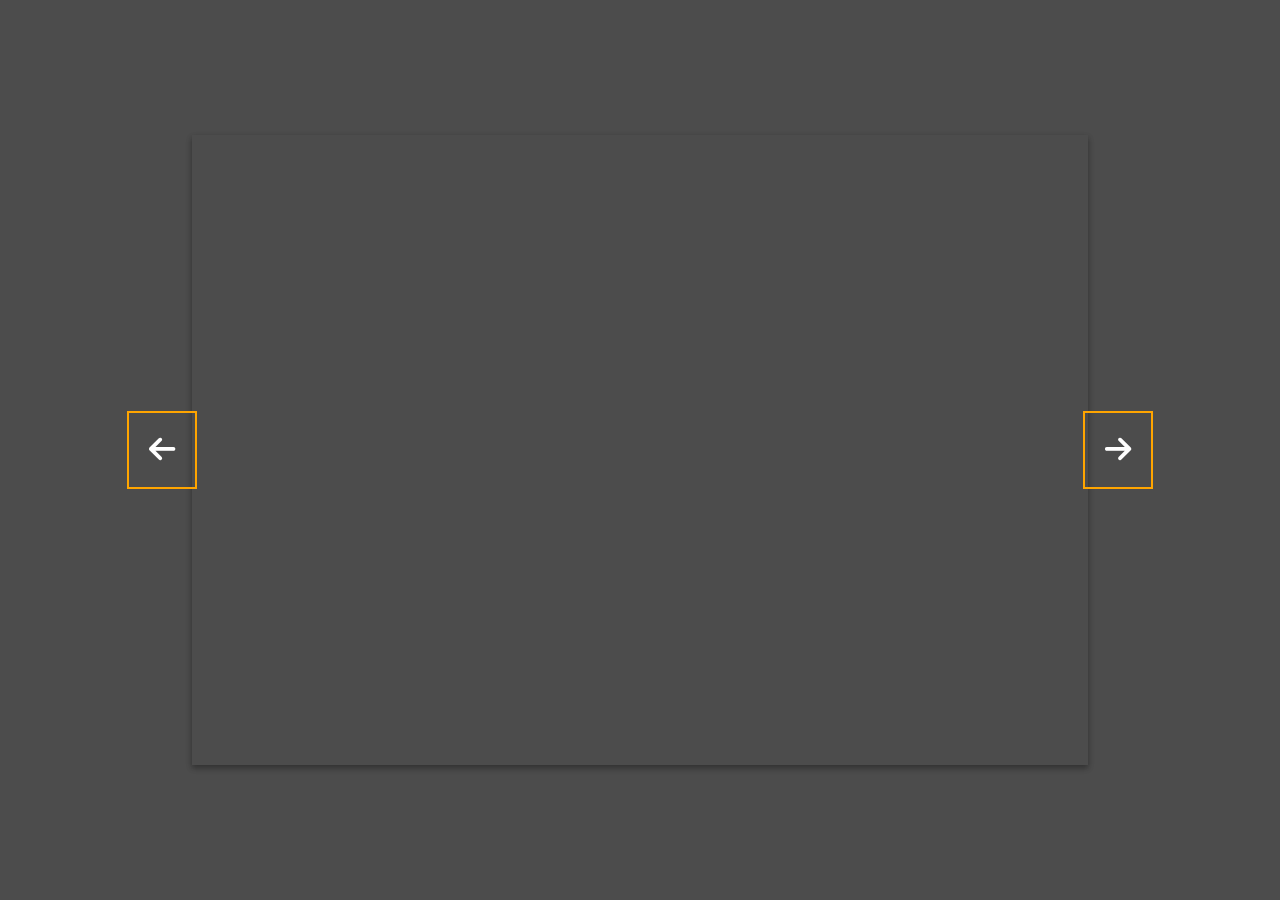
<file: 50projects50days-background-slider/index.html>
<!DOCTYPE html>
<html lang="en">
<head>
    <meta charset="UTF-8">
    <meta name="viewport" content="width=device-width, initial-scale=1.0">
    <!-- Font Awesome -->
    <link rel="stylesheet" href="https://cdnjs.cloudflare.com/ajax/libs/font-awesome/6.7.2/css/all.min.css" integrity="sha512-Evv84Mr4kqVGRNSgIGL/F/aIDqQb7xQ2vcrdIwxfjThSH8CSR7PBEakCr51Ck+w+/U6swU2Im1vVX0SVk9ABhg==" crossorigin="anonymous" referrerpolicy="no-referrer" />
    <!-- Stylesheet -->
    <link rel="stylesheet" href="style.css">
    <title>Background Slider</title>
</head>
<body>
    <div class="slider-container">
        <div class="slide active" style="background-image: url('https://images.unsplash.com/photo-1559190394-df5a28aab5c5?q=80&w=2670&auto=format&fit=crop&ixlib=rb-4.1.0&ixid=M3wxMjA3fDB8MHxwaG90by1wYWdlfHx8fGVufDB8fHx8fA%3D%3D');"></div>
        <div class="slide" style="background-image: url('https://images.unsplash.com/photo-1536809188428-e8ecf663d0be?q=80&w=2670&auto=format&fit=crop&ixlib=rb-4.1.0&ixid=M3wxMjA3fDB8MHxwaG90by1wYWdlfHx8fGVufDB8fHx8fA%3D%3D');"></div>
        <div class="slide" style="background-image: url('https://images.unsplash.com/photo-1583091618471-56becbdb1c00?q=80&w=2732&auto=format&fit=crop&ixlib=rb-4.1.0&ixid=M3wxMjA3fDB8MHxwaG90by1wYWdlfHx8fGVufDB8fHx8fA%3D%3D');"></div>
        <div class="slide" style="background-image: url('https://images.unsplash.com/photo-1704361296813-51c6f3ed9fca?q=80&w=2671&auto=format&fit=crop&ixlib=rb-4.1.0&ixid=M3wxMjA3fDB8MHxwaG90by1wYWdlfHx8fGVufDB8fHx8fA%3D%3D');"></div>

        <button class="arrow left-arrow" id="left">
            <i class="fas fa-arrow-left"></i>
        </button>

        <button class="arrow right-arrow" id="right">
            <i class="fas fa-arrow-right"></i>
        </button>
    </div>



    <script src="script.js"></script>
</body>
</html>
</file>
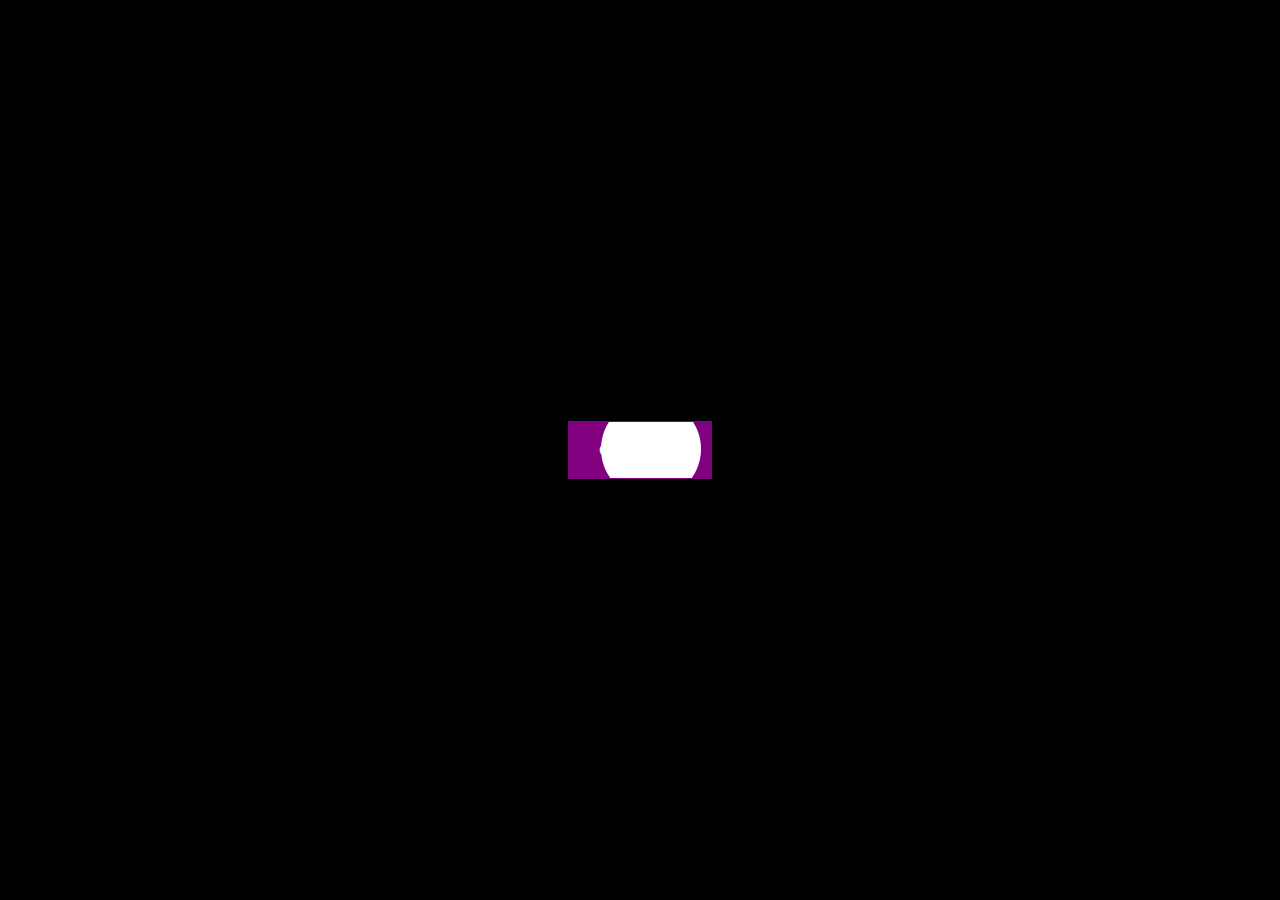
<file: 50projects50days-button-ripple-effect/index.html>
<!DOCTYPE html>
<html lang="en">
<head>
    <meta charset="UTF-8">
    <meta name="viewport" content="width=device-width, initial-scale=1.0">
    <!-- Font Awesome -->
    <!-- <link rel="stylesheet" href="https://cdnjs.cloudflare.com/ajax/libs/font-awesome/6.7.2/css/all.min.css" integrity="sha512-Evv84Mr4kqVGRNSgIGL/F/aIDqQb7xQ2vcrdIwxfjThSH8CSR7PBEakCr51Ck+w+/U6swU2Im1vVX0SVk9ABhg==" crossorigin="anonymous" referrerpolicy="no-referrer" /> -->
    <link rel="stylesheet" href="style.css">
    <title>Button Ripple Effect</title>
</head>
<body>
    <button>Click Me <span class="circle" style="top: 27px; left: 82px"></span></button>
    <script src="script.js"></script>
</body>
</html>
</file>
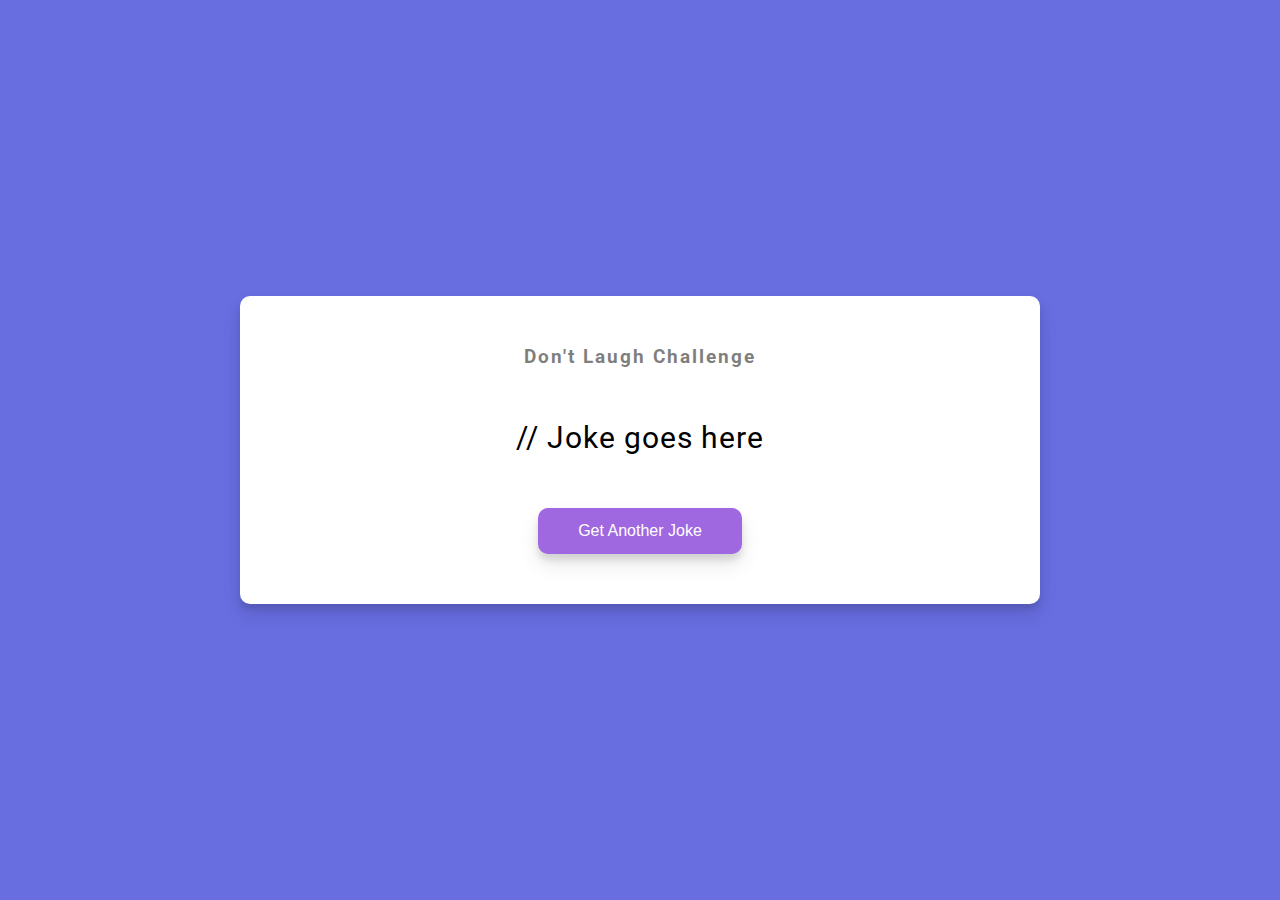
<file: 50projects50days-dad-jokes/index.html>
<!DOCTYPE html>
<html lang="en">
<head>
    <meta charset="UTF-8">
    <meta name="viewport" content="width=device-width, initial-scale=1.0">
    <!-- Font Awesome -->
    <!-- <link rel="stylesheet" href="https://cdnjs.cloudflare.com/ajax/libs/font-awesome/6.7.2/css/all.min.css" integrity="sha512-Evv84Mr4kqVGRNSgIGL/F/aIDqQb7xQ2vcrdIwxfjThSH8CSR7PBEakCr51Ck+w+/U6swU2Im1vVX0SVk9ABhg==" crossorigin="anonymous" referrerpolicy="no-referrer" /> -->
    <link rel="stylesheet" href="style.css">
    <title>Dad Jokes</title>
</head>
<body>
    <div class="container">
        <h3>Don't Laugh Challenge</h3>
        <div id="joke" class="joke">
            // Joke goes here
        </div>
        <button id="jokeBtn" class="btn">Get Another Joke</button>
    </div>

    <script src="script.js"></script>
</body>
</html>
</file>
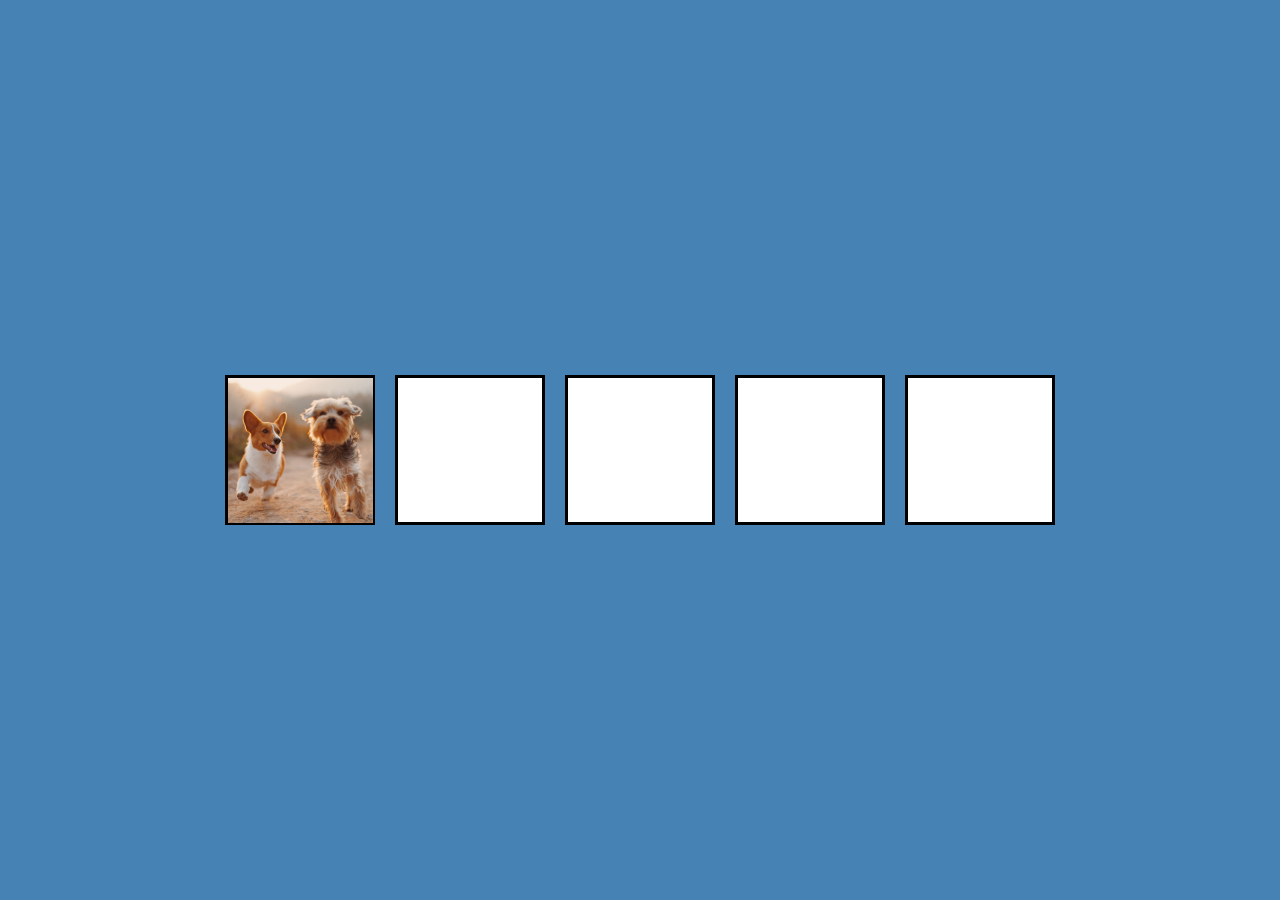
<file: 50projects50days-drag-and-drop/index.html>
<!DOCTYPE html>
<html lang="en">
<head>
    <meta charset="UTF-8">
    <meta name="viewport" content="width=device-width, initial-scale=1.0">
    <!-- Font Awesome -->
    <!-- <link rel="stylesheet" href="https://cdnjs.cloudflare.com/ajax/libs/font-awesome/6.7.2/css/all.min.css" integrity="sha512-Evv84Mr4kqVGRNSgIGL/F/aIDqQb7xQ2vcrdIwxfjThSH8CSR7PBEakCr51Ck+w+/U6swU2Im1vVX0SVk9ABhg==" crossorigin="anonymous" referrerpolicy="no-referrer" /> -->
    <link rel="stylesheet" href="style.css">
    <title>Drag N Drop</title>
</head>
<body>
    <div class="empty">
        <div class="fill" draggable="true"></div>
    </div>
    <div class="empty"></div>
    <div class="empty"></div>
    <div class="empty"></div>
    <div class="empty"></div>

    <script src="script.js"></script>
</body>
</html>
</file>
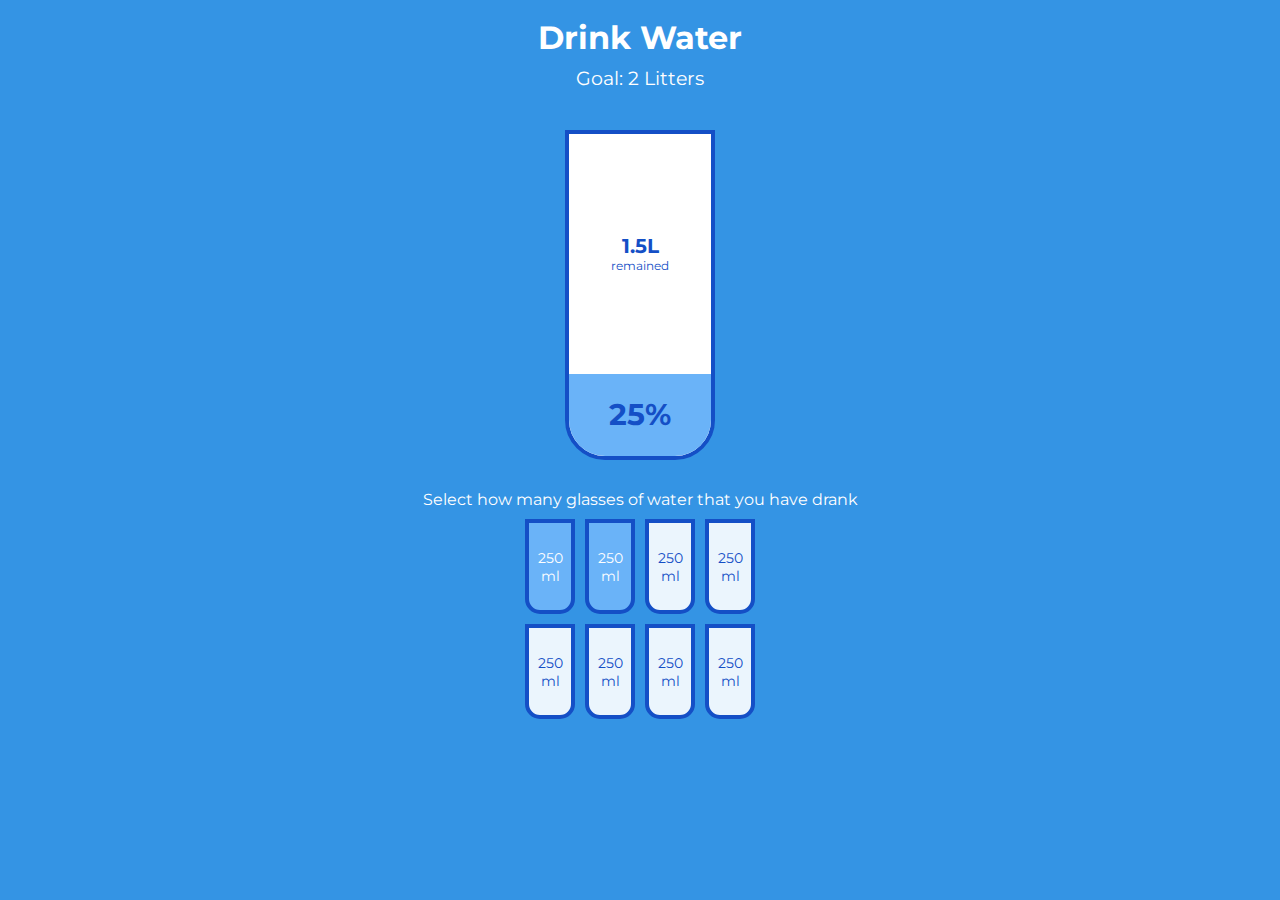
<file: 50projects50days-drink-water/index.html>
<!DOCTYPE html>
<html lang="en">
<head>
    <meta charset="UTF-8">
    <meta name="viewport" content="width=device-width, initial-scale=1.0">
    <!-- Font Awesome -->
    <!-- <link rel="stylesheet" href="https://cdnjs.cloudflare.com/ajax/libs/font-awesome/6.7.2/css/all.min.css" integrity="sha512-Evv84Mr4kqVGRNSgIGL/F/aIDqQb7xQ2vcrdIwxfjThSH8CSR7PBEakCr51Ck+w+/U6swU2Im1vVX0SVk9ABhg==" crossorigin="anonymous" referrerpolicy="no-referrer" /> -->
    <link rel="stylesheet" href="style.css">
    <title>Drink Water</title>
</head>
<body>
    <h1>Drink Water</h1>
    <h3>Goal: 2 Litters</h3>

    <div class="cup">
        <div class="remained" id="remained">
            <span id="liters">1.5L</span>
            <small>remained</small>
        </div>

        <div class="percentage" id="percentage">
            20%
        </div>
    </div>

    <p class="text">Select how many glasses of water that you have drank</p>
    
    <div class="cups">
        <div class="cup cup-small full">250 ml</div>
        <div class="cup cup-small full">250 ml</div>
        <div class="cup cup-small">250 ml</div>
        <div class="cup cup-small">250 ml</div>
        <div class="cup cup-small">250 ml</div>
        <div class="cup cup-small">250 ml</div>
        <div class="cup cup-small">250 ml</div>
        <div class="cup cup-small">250 ml</div>
    </div>

    <script src="script.js"></script>
</body>
</html>
</file>
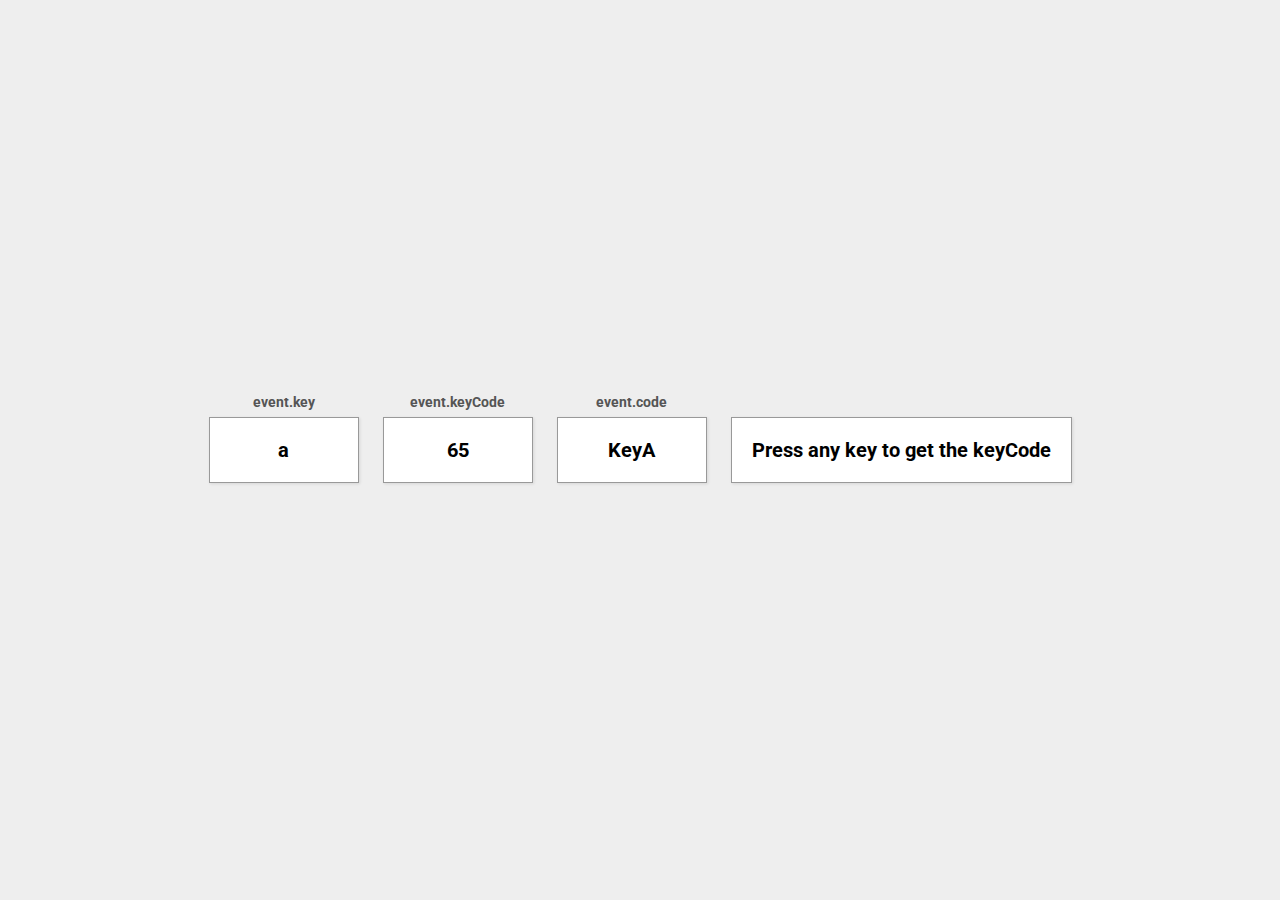
<file: 50projects50days-event-keycodes/index.html>
<!DOCTYPE html>
<html lang="en">
<head>
    <meta charset="UTF-8">
    <meta name="viewport" content="width=device-width, initial-scale=1.0">
    <!-- Font Awesome -->
    <!-- <link rel="stylesheet" href="https://cdnjs.cloudflare.com/ajax/libs/font-awesome/6.7.2/css/all.min.css" integrity="sha512-Evv84Mr4kqVGRNSgIGL/F/aIDqQb7xQ2vcrdIwxfjThSH8CSR7PBEakCr51Ck+w+/U6swU2Im1vVX0SVk9ABhg==" crossorigin="anonymous" referrerpolicy="no-referrer" /> -->
    <link rel="stylesheet" href="style.css">
    <title>KeyCodes</title>
</head>
<body>
    <div id="insert">
        <div class="key">
            a
            <small>event.key</small>
        </div>

        <div class="key">
            65
            <small>event.keyCode</small>
        </div>

        <div class="key">
            KeyA
            <small>event.code</small>
        </div>

        <div class="key">
            Press any key to get the keyCode
        </div>
    </div>

    <script src="script.js"></script>
</body>
</html>
</file>
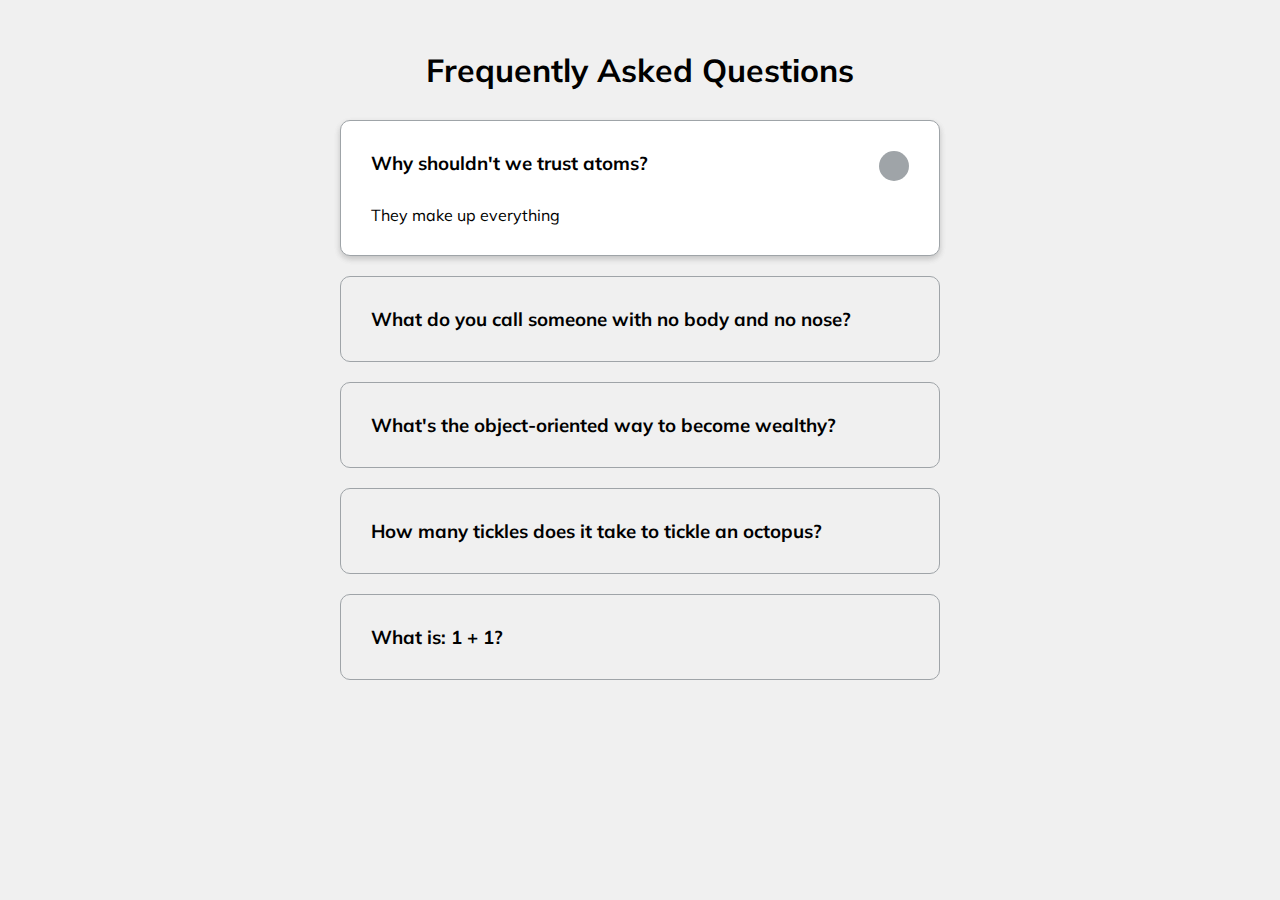
<file: 50projects50days-FAQ-collapse/index.html>
<!DOCTYPE html>
<html lang="en">
  <head>
    <meta charset="UTF-8" />
    <meta name="viewport" content="width=device-width, initial-scale=1.0" />
    <link rel="stylesheet" href="https://cdnjs.cloudflare.com/ajax/libs/font-awesome/5.14.0/css/all.min.css" integrity="sha512-1PKOgIY59xJ8Co8+NE6FZ+LOAZKjy+KY8iq0G4B3CyeY6wYHN3yt9PW0XpSriVlkMXe40PTKnXrLnZ9+fkDaog==" crossorigin="anonymous" />
    <link rel="stylesheet" href="style.css" />
    <title>FAQ</title>
  </head>
  <body>
    <h1>Frequently Asked Questions</h1>
    <div class="faq-container">
      <div class="faq active">
        <h3 class="faq-title">
          Why shouldn't we trust atoms?
        </h3>

        <p class="faq-text">
          They make up everything
        </p>

        <button class="faq-toggle">
          <i class="fas fa-chevron-down"></i>
          <i class="fas fa-times"></i>
        </button>
      </div>

      <div class="faq">
        <h3 class="faq-title">
          What do you call someone with no body and no nose?
        </h3>
        <p class="faq-text">
          Nobody knows.
        </p>
        <button class="faq-toggle">
          <i class="fas fa-chevron-down"></i>
          <i class="fas fa-times"></i>
        </button>
      </div>
      
      <div class="faq">
        <h3 class="faq-title">
          What's the object-oriented way to become wealthy?
        </h3>
        <p class="faq-text">
          Inheritance.
        </p>
        <button class="faq-toggle">
          <i class="fas fa-chevron-down"></i>
          <i class="fas fa-times"></i>
        </button>
      </div>
      
      <div class="faq">
        <h3 class="faq-title">
          How many tickles does it take to tickle an octopus?
        </h3>
        <p class="faq-text">
          Ten-tickles!
        </p>
        <button class="faq-toggle">
          <i class="fas fa-chevron-down"></i>
          <i class="fas fa-times"></i>
        </button>
      </div>
      
      <div class="faq">
        <h3 class="faq-title">
          What is: 1 + 1?
        </h3>
        <p class="faq-text">
          Depends on who are you asking.
        </p>
        <button class="faq-toggle">
          <i class="fas fa-chevron-down"></i>
          <i class="fas fa-times"></i>
        </button>
      </div>
    </div>
    <script src="script.js"></script>
  </body>
</html>
</file>
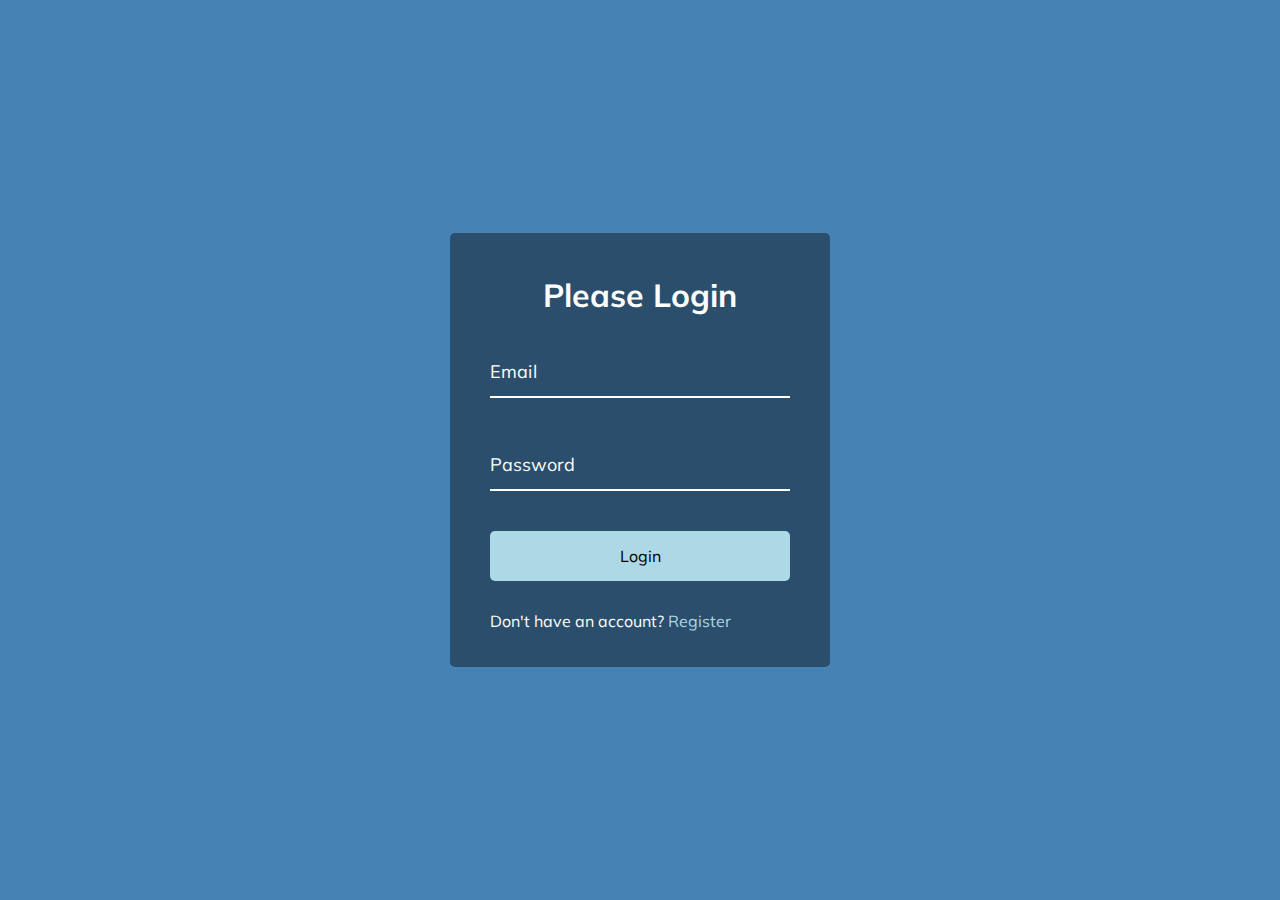
<file: 50projects50days-form-wave-animation/index.html>
<!DOCTYPE html>
<html lang="en">
  <head>
    <meta charset="UTF-8" />
    <meta name="viewport" content="width=device-width, initial-scale=1.0" />
    <link rel="stylesheet" href="style.css" />
    <title>Form Input Wave</title>
  </head>
  <body>
    <div class="container">
      <h1>Please Login</h1>
      <form>
        <div class="form-control">
          <input type="text" required>
          <label>Email</label>
        </div>

        <div class="form-control">
          <input type="password" required>
          <label>Password</label>
        </div>

        <button class="btn">Login</button>

        <p class="text">Don't have an account? <a href="#">Register</a> </p>
      </form>
    </div>
    <script src="script.js"></script>
  </body>
</html>
</file>
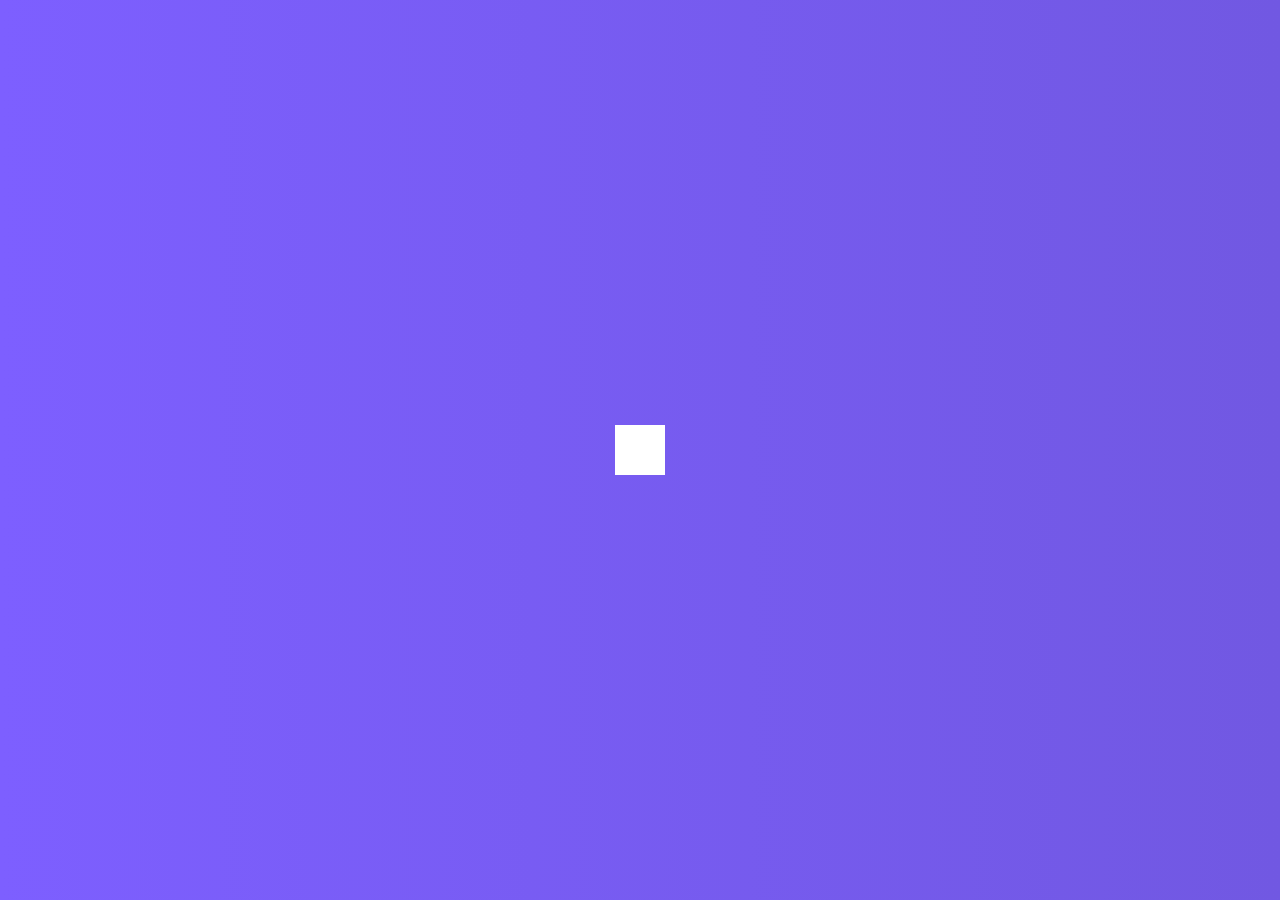
<file: 50projects50days-hidden-search-widget/index.html>
<!DOCTYPE html>
<html lang="en">
<head>
    <meta charset="UTF-8">
    <meta name="viewport" content="width=device-width, initial-scale=1.0">
    <link rel="stylesheet" href="./style.css">
    <link rel="stylesheet" href="https://cdnjs.cloudflare.com/ajax/libs/font-awesome/6.7.1/css/all.min.css" integrity="sha512-5Hs3dF2AEPkpNAR7UiOHba+lRSJNeM2ECkwxUIxC1Q/FLycGTbNapWXB4tP889k5T5Ju8fs4b1P5z/iB4nMfSQ==" crossorigin="anonymous" referrerpolicy="no-referrer" />
    <title>Hidden Search</title>
</head>
<body>
    <div class="search">
        <input type="text" class="input" placeholder="Search...">
        <button class="btn">
            <i class="fas fa-search"></i>
        </button>
    </div>
    
    
    <script src="script.js"></script>
</body>
</html>
</file>
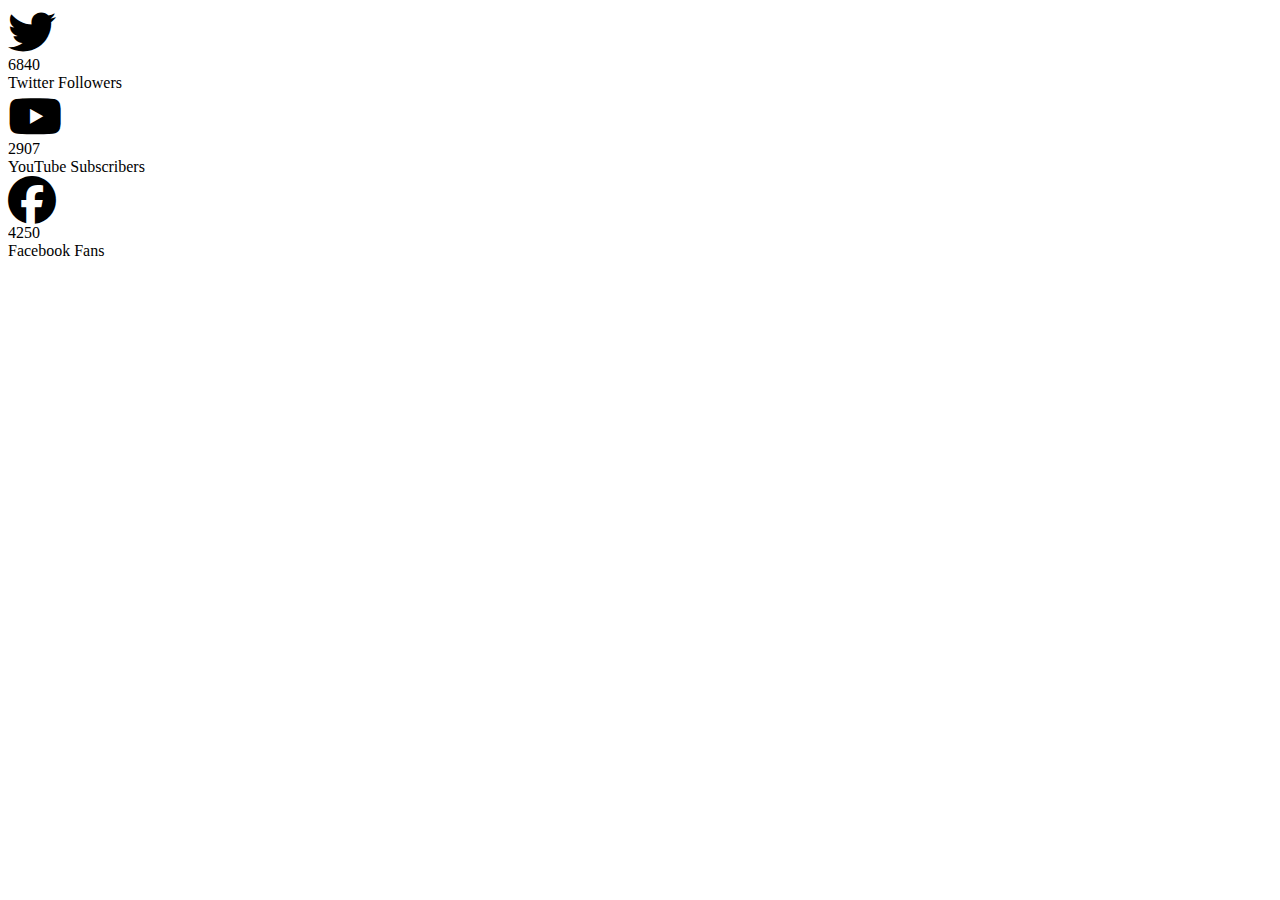
<file: 50projects50days-incrementing-counter/index.html>
<!DOCTYPE html>
<html lang="en">
<head>
    <meta charset="UTF-8">
    <meta name="viewport" content="width=device-width, initial-scale=1.0">
    <!-- Font Awesome -->
    <link rel="stylesheet" href="https://cdnjs.cloudflare.com/ajax/libs/font-awesome/6.7.2/css/all.min.css" integrity="sha512-Evv84Mr4kqVGRNSgIGL/F/aIDqQb7xQ2vcrdIwxfjThSH8CSR7PBEakCr51Ck+w+/U6swU2Im1vVX0SVk9ABhg==" crossorigin="anonymous" referrerpolicy="no-referrer" />
    <!-- <link rel="stylesheet" href="style.css"> -->
    <title>Incrementing Counter</title>
</head>
<body>
    <div class="counter-container">
        <i class="fab fa-twitter fa-3x"></i>
        <div class="counter" data-target="12000">12000</div>
        <span>Twitter Followers</span>
    </div>

    <div class="counter-container">
        <i class="fab fa-youtube fa-3x"></i>
        <div class="counter" data-target="5000">5000</div>
        <span>YouTube Subscribers</span>
    </div>

    <div class="counter-container">
        <i class="fab fa-facebook fa-3x"></i>
        <div class="counter" data-target="7500">75000</div>
        <span>Facebook Fans</span>
    </div>

    <script src="script.js"></script>
</body>
</html>
</file>
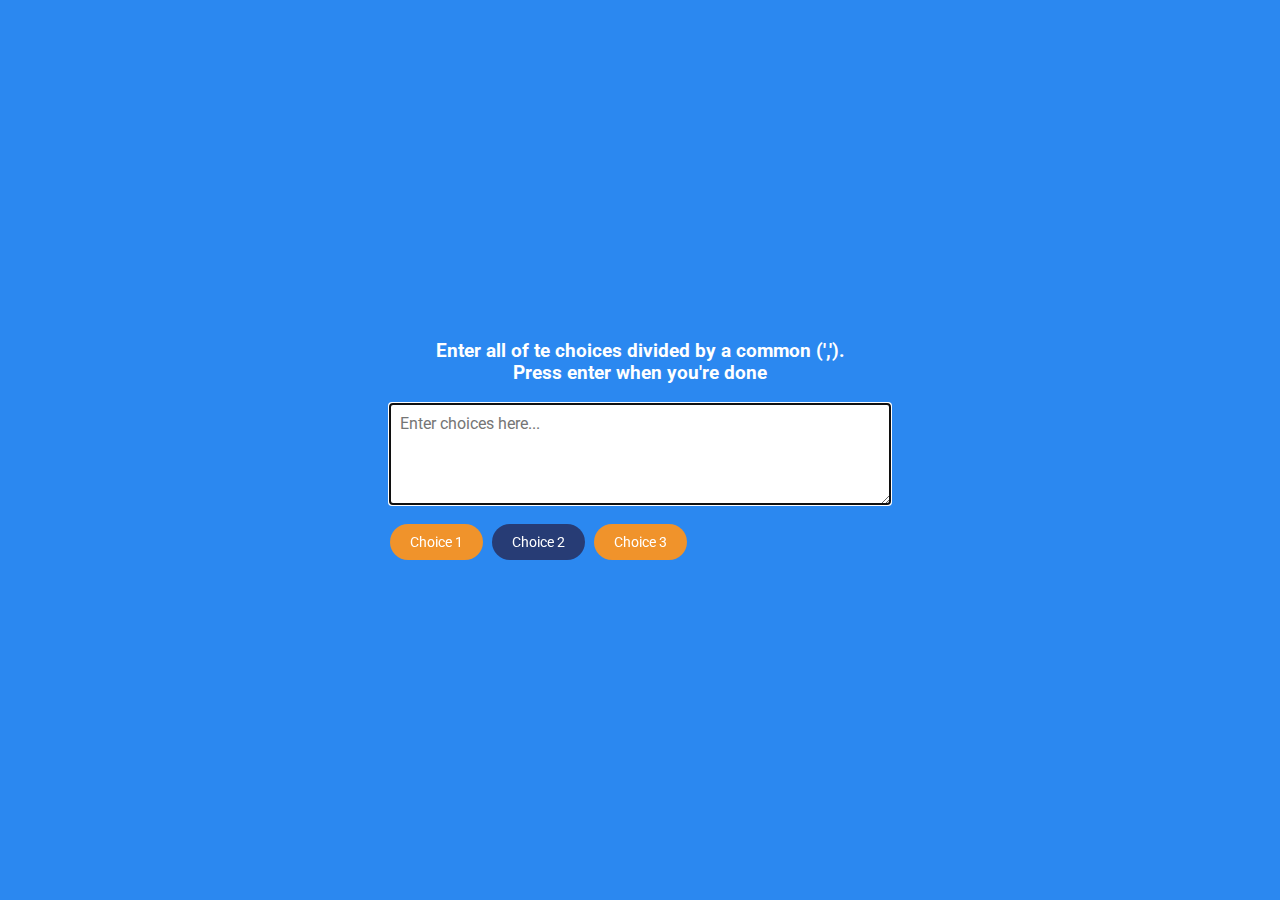
<file: 50projects50days-random-choice-picker/index.html>
<!DOCTYPE html>
<html lang="en">
<head>
    <meta charset="UTF-8">
    <meta name="viewport" content="width=device-width, initial-scale=1.0">
    <!-- Font Awesome -->
    <!-- <link rel="stylesheet" href="https://cdnjs.cloudflare.com/ajax/libs/font-awesome/6.7.2/css/all.min.css" integrity="sha512-Evv84Mr4kqVGRNSgIGL/F/aIDqQb7xQ2vcrdIwxfjThSH8CSR7PBEakCr51Ck+w+/U6swU2Im1vVX0SVk9ABhg==" crossorigin="anonymous" referrerpolicy="no-referrer" /> -->
    <link rel="stylesheet" href="style.css">
    <title>Random Choice Picker</title>
</head>
<body>
    <div class="container">
        <h3>
            Enter all of te choices divided by a common (',').
            <br>Press enter when you're done
        </h3>
        <textarea placeholder="Enter choices here..." id="textarea"></textarea>

        <div id="tags">
            <span class="tag">Choice 1</span>
            <span class="tag highlight">Choice 2</span>
            <span class="tag">Choice 3</span>
        </div>

    </div>

    <script src="script.js"></script>
</body>
</html>
</file>
<file: 50projects50days-background-slider/style.css>
/* Google Font Awesome  */
@import url('https://fonts.googleapis.com/css2?family=Roboto:ital,wght@0,100..900;1,100..900&display=swap');

* {
    box-sizing: border-box;
}

body {
    font-family: 'Roboto', sans-serif;
    display: flex;
    flex-direction: column;
    align-items: center;
    justify-content: center;
    height: 100vh;
    overflow: hidden;
    margin: 0;
    background-image: url('https://images.unsplash.com/photo-1559190394-df5a28aab5c5?q=80&w=2670&auto=format&fit=crop&ixlib=rb-4.1.0&ixid=M3wxMjA3fDB8MHxwaG90by1wYWdlfHx8fGVufDB8fHx8fA%3D%3D'); 
    background-position: center center;
    background-size: cover;
    transition: 0.4s;
}

body::before {
    content: '';
    position: absolute;
    top: 0;
    left: 0;
    width: 100%;
    height: 100vh;
    background-color: rgba(0, 0, 0, 0.7);
    z-index: -1;
}

.slider-container {
    box-shadow: 0 3px 6px rgba(0, 0, 0, 0.16), 0 3px 6px rgba(0, 0, 0, 0.23);
    height: 70vh;
    width: 70vw;
    position: relative;
    overflow: hidden;
}

.slide {
    opacity: 0;
    height: 100vh;
    width: 100vw;
    background-position: center center;
    background-size: cover;
    position: absolute;
    top: -15vh;
    left: -15vw;
    transition: 0.4s ease;
    z-index: 1;
}

.slide.active {
    opacity: 1;
}

.arrow {
    position: fixed;
    background-color: transparent;
    color: #fff;
    padding: 20px;
    font-size: 30px;
    border: 2px solid orange;
    top: 50%;
    transform: translateY(-50%);
    cursor: pointer;
}

.arrow:focus {
    outline: 0;
}

.left-arrow {
    left: calc(15vw - 65px);
}

.right-arrow {
    right: calc(15vw - 65px)
}
</file>
<file: 50projects50days-button-ripple-effect/style.css>
/* Google Font Awesome  */
@import url('https://fonts.googleapis.com/css2?family=Roboto:ital,wght@0,100..900;1,100..900&display=swap');

* {
    box-sizing: border-box;
}

body {
    background-color: #000;;
    font-family: 'Roboto', sans-serif;
    display: flex;
    flex-direction: column;
    align-items: center;
    justify-content: center;
    height: 100vh;
    overflow: hidden;
    margin: 0;
}

button {
    background-color: purple;
    color: #fff;
    border: 1px purple solid;
    font-size: 14px;
    text-transform: uppercase; 
    letter-spacing: 2px;
    padding: 20px 30px;
    overflow: hidden;
    margin: 10px 0;
    position: relative;
}

button:focus {
    outline: none;
}

button .circle {
    position: absolute;
    background-color: #fff;
    width: 100px;
    height: 100px;
    border-radius: 50%;
    transform: translate(-50%, -50%);
}
</file>
<file: 50projects50days-dad-jokes/style.css>
/* Google Font Awesome  */
@import url('https://fonts.googleapis.com/css2?family=Roboto:ital,wght@0,100..900;1,100..900&display=swap');

* {
    box-sizing: border-box;
}

body {
    background-color: #686de0;
    font-family: 'Roboto', sans-serif;
    display: flex;
    flex-direction: column;
    align-items: center;
    justify-content: center;
    height: 100vh;
    overflow: hidden;
    margin: 0;
    padding: 20px;
}

.container {
    background-color: #fff;
    border-radius: 10px;
    box-shadow: 0 10px 20px rgba(0, 0, 0, 0.1), 0 6px 6px rgba(0, 0, 0, 0.1);
    padding: 50px 20px;
    text-align: center;
    max-width: 100%;
    width: 800px;
}

h3 {
    margin: 0px;
    opacity: 0.5;
    letter-spacing: 2px;
}

.joke {
    font-size: 30px;
    letter-spacing: 1px;
    line-height: 40px;
    margin: 50px auto;
    max-width: 600px;
}

.btn {
    background-color: #9f68e0;
    border: 0;
    color: #fff;
    border-radius: 10px;
    box-shadow: 0 10px 20px rgba(0, 0, 0, 0.1), 0 6px 6px rgba(0, 0, 0, 0.1);
    padding: 14px 40px;
    font-size: 16px;
    cursor: pointer;
}

.btn:active {
    transform: scale(0.98);
}

.btn:focus {
    outline: 0;
}
</file>
<file: 50projects50days-drag-and-drop/style.css>
/* Google Font Awesome  */
@import url('https://fonts.googleapis.com/css2?family=Roboto:ital,wght@0,100..900;1,100..900&display=swap');

* {
    box-sizing: border-box;
}

body {
    background: steelblue;
    font-family: 'Roboto', sans-serif;
    display: flex;
    align-items: center;
    justify-content: center;
    height: 100vh;
    overflow: hidden;
    margin: 0;
}

.empty {
    height: 150px;
    width: 150px;
    margin: 10px;
    border: solid 3px black;
    background: white;
}

.fill {
    background-image: url('./two\ dogs.avif');
    height: 145px;
    width: 145px;
    cursor: pointer;
    background-size: cover;
    background-position: center;
}

.hold {
    border: solid 5px #ccc;
}

.hovered {
    background-color: #333;
    border-color: white;
    border-style: dashed;
}

@media (max-width: 800px) {
    body {
        flex-direction: column;
    }
    
}
</file>
<file: 50projects50days-drink-water/style.css>
/* Google Font Awesome  */
@import url('https://fonts.googleapis.com/css2?family=Montserrat:400,600&display=swap');

:root {
    --border-color: #144fc6;
    --fill-color: #6ab3f8;
}

* {
    box-sizing: border-box;
}

body {
    background-color: #3494e4;
    color: #fff;
    font-family: 'Montserrat', sans-serif;
    display: flex;
    flex-direction: column;
    align-items: center;
    margin-bottom: 40px;
}

h1 {
    margin: 10px 0 0;
}

h3 {
    font-weight: 400;
    margin: 10px 0;
}

.cup {
    background-color: #fff;
    border: 4px solid var(--border-color);
    color: var(--border-color);
    border-radius: 0 0 40px 40px;
    height: 330px;
    width: 150px;
    margin: 30px 0px;
    display: flex;
    flex-direction: column;
    overflow: hidden;
}

.cup.cup-small {
    height: 95px;
    width: 50px;
    border-radius: 0 0 15px 15px;
    background-color: rgba(255, 255, 255, 0.9);
    cursor: pointer;
    font-size: 14px;
    align-items: center;
    justify-content: center;
    text-align: center;
    margin: 5px;
    transition: 0.3s ease;
}

.cup.cup-small.full {
    background-color: var(--fill-color);
    color: #fff;
}

.cups {
    display: flex;
    flex-wrap: wrap;
    align-items: center;
    justify-content: center;
    width: 280px;   
}

.remained {
    display: flex;
    flex-direction: column;
    align-items: center;
    justify-content: center;
    text-align: center;
    flex: 1;
    transition: 0.3s ease
}

.remained span {
    font-size: 20px;
    font-weight: bold;
}

.remained small {
    font-size: 12px;   
}

.percentage {
    background-color: var(--fill-color);
    display: flex;
    align-items: center;
    justify-content: center;
    font-weight: bold;
    font-size: 30px;
    height: 0;
    transition: 0.3s ease;
}

.text {
    text-align: center;
    margin: 0 0 5px;
}
</file>
<file: 50projects50days-event-keycodes/style.css>
/* Google Font Awesome  */
@import url('https://fonts.googleapis.com/css2?family=Roboto:ital,wght@0,100..900;1,100..900&display=swap');

* {
    box-sizing: border-box;
}

body {
    background-color: #eee;
    font-family: 'Roboto', sans-serif;
    display: flex;
    flex-direction: column;
    align-items: center;
    justify-content: center;
    text-align: center;
    height: 100vh;
    overflow: hidden;
    margin: 0;
}

.key {
    border: 1px solid #999;
    background-color: #fff;
    box-shadow: 1px 1px 3px rgba(0, 0, 0, 0.1);
    display: inline-flex;
    align-items: center;
    font-size: 20px;
    font-weight: bold;
    padding: 20px;
    flex-direction: column;
    margin: 10px;
    min-width: 150px;
    position: relative;
}

.key small {
   position: absolute;
   top: -24px;
   left: 0;
   text-align: center;
   width: 100%;
   color: #555;
   font-size: 14px;
}
</file>
<file: 50projects50days-FAQ-collapse/style.css>
@import url('https://fonts.googleapis.com/css?family=Muli&display=swap');

* {
  box-sizing: border-box;
}

body {
  font-family: 'Muli', sans-serif;
  background-color: #f0f0f0;
}

h1 {
  margin: 50px 0 30px;
  text-align: center;
}

.faq-container {
  max-width: 600px;
  margin: 0 auto;
}

.faq {
  background-color: transparent;
  border: 1px solid #9fa4a8;
  border-radius: 10px;
  margin: 20px 0;
  padding: 30px;
  position: relative;
  overflow: hidden;
  transition: 0.3s ease;
}

.faq.active {
  background-color: #fff;
  box-shadow: 0 3px 6px rgba(0, 0, 0, 0.1), 0 3px 6px rgba(0, 0, 0, 0.1);
}

.faq.active::before,
.faq.active::after {
  content: '\f075';
  font-family: 'Font Awesome 5 Free';
  color: #2ecc71;
  font-size: 7rem;
  position: absolute;
  opacity: 0.2;
  top: 20px;
  left: 20px;
  z-index: 0;
}

.faq.active::before {
  color: #3498db;
  top: -10px;
  left: -30px;
  transform: rotateY(180deg);
}

.faq-title {
  margin: 0 35px 0 0;
}

.faq-text {
  display: none;
  margin: 30px 0 0;
}

.faq.active .faq-text {
  display: block;
}

.faq-toggle {
  background-color: transparent;
  border: 0;
  border-radius: 50%;
  cursor: pointer;
  display: flex;
  align-items: center;
  justify-content: center;
  font-size: 16px;
  padding: 0;
  position: absolute;
  top: 30px;
  right: 30px;
  height: 30px;
  width: 30px;
}

.faq-toggle:focus {
  outline: 0;
}

.faq-toggle .fa-times {
  display: none;
}

.faq.active .faq-toggle .fa-times {
  color: #fff;
  display: block;
}

.faq.active .faq-toggle .fa-chevron-down {
  display: none;
}

.faq.active .faq-toggle {
  background-color: #9fa4a8;
}
</file>
<file: 50projects50days-form-wave-animation/style.css>
@import url('https://fonts.googleapis.com/css?family=Muli&display=swap');

* {
  box-sizing: border-box;
}

body {
  background-color: steelblue;
  color: #fff;
  font-family: 'Muli', sans-serif;
  display: flex;
  flex-direction: column;
  align-items: center;
  justify-content: center;
  height: 100vh;
  overflow: hidden;
  margin: 0;
}

.container {
  background-color: rgba(0, 0, 0, 0.4);
  padding: 20px 40px;
  border-radius: 5px;
}

.container h1 {
  text-align: center;
  margin-bottom: 30px;
}

.container a {
  text-decoration: none;
  color: lightblue;
}

.btn {
  cursor: pointer;
  display: inline-block;
  width: 100%;
  background: lightblue;
  padding: 15px;
  font-family: inherit;
  font-size: 16px;
  border: 0;
  border-radius: 5px;
}

.btn:focus {
  outline: 0;
}

.btn:active {
  transform: scale(0.98);
}

.text {
  margin-top: 30px;
}

.form-control {
  position: relative;
  margin: 20px 0 40px;
  width: 300px;
}

.form-control input {
  background-color: transparent;
  border: 0;
  border-bottom: 2px #fff solid;
  display: block;
  width: 100%;
  padding: 15px 0;
  font-size: 18px;
  color: #fff;
  position: relative;
  z-index: 100;
}

.form-control input:focus,
.form-control input:valid {
  outline: 0;
  border-bottom-color: lightblue;
}

.form-control label {
  position: absolute;
  top: 15px;
  left: 0;
  pointer-events: none;
}

.form-control label span {
  display: inline-block;
  font-size: 18px;
  min-width: 5px;
  transition: 0.3s cubic-bezier(0.68, -0.55, 0.265, 1.55);
}

.form-control input:focus ~ label span,
.form-control input:valid ~ label span {
  color: lightblue;
  transform: translateY(-30px);
}
</file>
<file: 50projects50days-hidden-search-widget/style.css>
@import url('https://fonts.googleapis.com/css2?family=Roboto:wght@400;700&display=swap');

* {
  box-sizing: border-box;
}

body {
  background-image: linear-gradient(90deg, #7d5fff, #7158e2);
  font-family: 'Roboto', sans-serif;
  display: flex;
  align-items: center;
  justify-content: center;
  height: 100vh;
  overflow: hidden;
  margin: 0;
}

.search {
  position: relative;
  height: 50px;
}

.search .input {
  background-color: #fff;
  border: 0;
  font-size: 18px;
  padding: 15px;
  height: 50px;
  width: 50px;
  transition: width 0.3s ease;
}

.btn {
  background-color: #fff;
  border: 0;
  cursor: pointer;
  font-size: 24px;
  position: absolute;
  top: 0;
  left: 0;
  height: 50px;
  width: 50px;
  transition: transform 0.3s ease;
}

.btn:focus, .input:focus {
  outline: none;
}

.search.active .input {
  width: 200px;
}

.search.active .btn {
  transform: translateX(198px);
}
</file>
<file: 50projects50days-incrementing-counter/style.css>
/* Google Font Awesome  */
@import url('https://fonts.googleapis.com/css2?family=Roboto:ital,wght@0,100..900;1,100..900&display=swap');

* {
    box-sizing: border-box;
}

body {
    font-family: 'Roboto', sans-serif;
    display: flex;
    flex-direction: column;
    align-items: center;
    justify-content: center;
    height: 100vh;
    overflow: hidden;
    margin: 0;
}
</file>
<file: 50projects50days-random-choice-picker/style.css>
/* Google Font Awesome  */
@import url('https://fonts.googleapis.com/css2?family=Roboto:ital,wght@0,100..900;1,100..900&display=swap');

* {
    box-sizing: border-box;
}

body {
    background-color: #2b88f0;
    font-family: 'Roboto', sans-serif;
    display: flex;
    flex-direction: column;
    align-items: center;
    justify-content: center;
    height: 100vh;
    overflow: hidden;
    margin: 0;
}

h3 {
    color: #fff;
    text-align: center;
    margin: 10px 0 20px;
}

.container {
    width: 500px;
}

textarea {
    border: none;
    display: block;
    width: 100%;
    height: 100px;
    font-family: inherit;
    padding: 10px;
    margin: 0 0 20px;
    font-size: 16px;
}

.tag {
    background-color: #f0932b;
    color: #fff;
    border-radius: 50px;
    padding: 10px 20px;
    margin: 0 5px 10px 0;
    font-size: 14px;
    display: inline-block;
}

.tag.highlight {
    background-color: #273c75;
}
</file>
